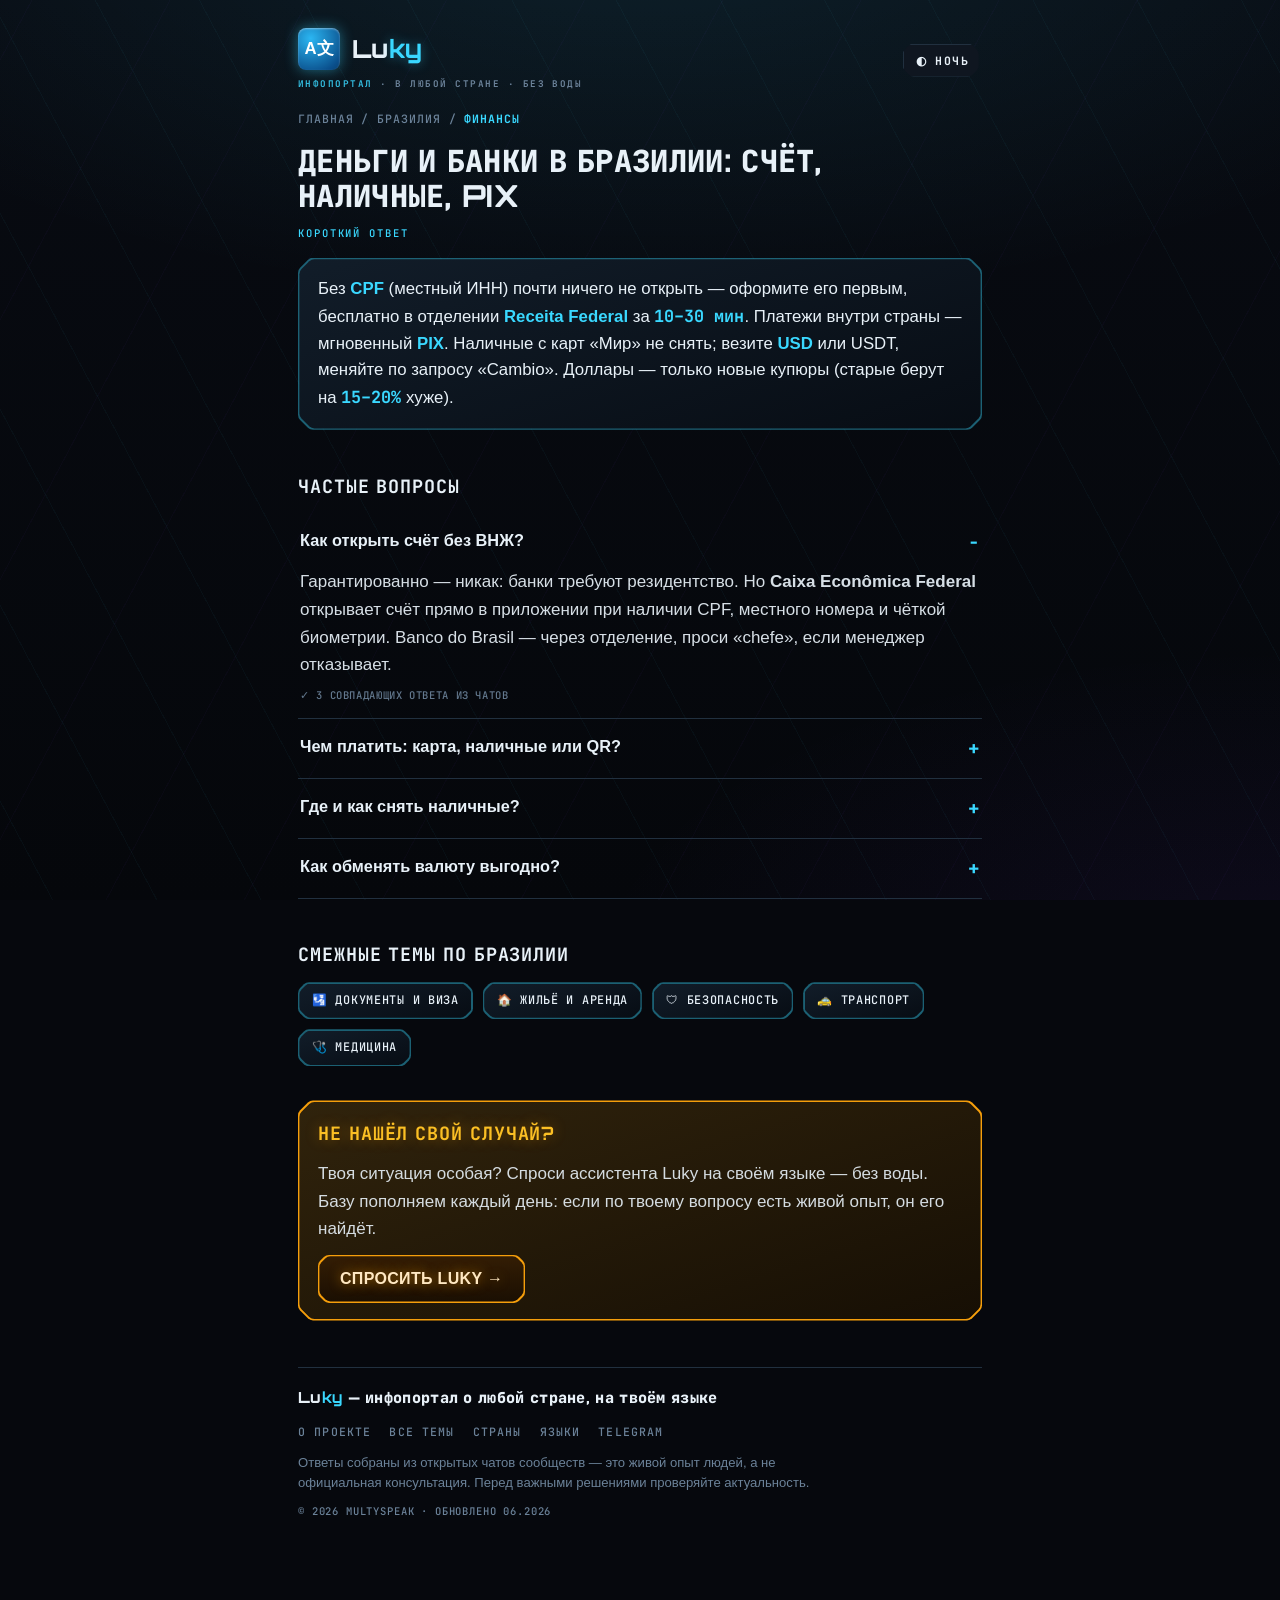
<file: pseo/prototype_br_finance.html>
<!DOCTYPE html>
<html lang="ru" data-theme="dark">
<head>
<meta charset="utf-8">
<meta name="viewport" content="width=device-width, initial-scale=1">
<meta name="robots" content="noindex, nofollow">
<title>Деньги и банки в Бразилии: счёт, наличные, PIX — Luky</title>
<meta name="description" content="Как открыть счёт, снять наличные, обменять валюту и платить через PIX в Бразилии. Реальные ответы из чатов, без воды.">
<!-- hreflang stub (фаза SEO-обвязки): ru/en/pt + x-default -->
<link rel="canonical" href="https://info.multyspeak.online/ru/br/finance/">
<link rel="icon" type="image/svg+xml" href="favicon.svg">
<link href="https://fonts.googleapis.com/css2?family=JetBrains+Mono:wght@500;700;800&family=Orbitron:wght@600;700;800&display=swap" rel="stylesheet">
<style>
/* ═══ Luky tokens (скопированы из DS, чтобы файл был standalone) ═══ */
:root{
  --bg:#06080d; --card:#0f1620; --border:#21303f; --text:#e8f1f8; --muted:#6b8299;
  --glass:linear-gradient(162deg,rgba(17,26,38,0.96),rgba(7,11,18,0.98));
  --hud:#3ad8ff; --hud-dim:rgba(58,216,255,0.42);
  --accent:#a78bfa; --green:#4ade80; --yellow:#fbbf24; --amber-edge:#f59e0b; --red:#f87171;
  --font-display:'Orbitron','JetBrains Mono',sans-serif;
  --font-mono:'JetBrains Mono',ui-monospace,Menlo,monospace;
  --font-body:-apple-system,BlinkMacSystemFont,'Segoe UI',sans-serif;
  --oct-card:url(#round-oct);   /* скруглённый октагон ДС (плиты/карточки) */
  --oct-btn:url(#round-oct-btn); /* скруглённый октагон ДС (кнопки/чипы) */
  --maxw:720px;
}
/* ═══ Light theme override (тумблер) ═══ */
[data-theme="light"]{
  --bg:#eef2f6; --card:#ffffff; --border:#cfdae5; --text:#16212e; --muted:#5a6b7d;
  --glass:linear-gradient(162deg,#ffffff,#f3f7fb);
  --hud:#0a87b8; --hud-dim:rgba(10,135,184,0.30);
  --accent:#6d4bd8; --green:#1f9d57; --yellow:#b9760a; --amber-edge:#b9760a;
}
*{box-sizing:border-box}
html{scroll-behavior:smooth}
body{margin:0;font-family:var(--font-body);font-weight:500;line-height:1.62;
  font-size:17px;color:var(--text);background-color:var(--bg);
  background-image:
    radial-gradient(120% 70% at 50% -8%,rgba(58,216,255,0.10),transparent 60%),
    radial-gradient(90% 60% at 100% 108%,rgba(124,58,237,0.08),transparent 60%),
    repeating-linear-gradient(62deg,transparent 0 46px,rgba(58,216,255,0.035) 46px 47px,transparent 47px 92px),
    repeating-linear-gradient(-62deg,transparent 0 60px,rgba(124,58,237,0.03) 60px 61px,transparent 61px 122px),
    linear-gradient(180deg,#080b12,#05070b);
  background-attachment:fixed;}
[data-theme="light"] body{background-image:
    radial-gradient(120% 70% at 50% -8%,rgba(10,135,184,0.06),transparent 60%),
    linear-gradient(180deg,#eef2f6,#e7edf3);}
.wrap{max-width:var(--maxw);margin:0 auto;padding:18px 18px 80px}
a{color:var(--hud);text-decoration:none}
a:hover{text-decoration:underline}

/* ── top bar: brand + theme toggle ── */
.top{display:flex;align-items:center;justify-content:space-between;padding:10px 0 18px}
.brand{display:flex;flex-direction:column;align-items:flex-start;gap:7px}
.brand-row{display:flex;align-items:center;gap:12px}
.brand .coin{width:42px;height:42px;flex:none;display:grid;place-items:center;border-radius:8px;
  background:radial-gradient(120% 120% at 30% 25%,#2bb6f2,#0a4f8c 70%,#063256);color:#fff;
  font-size:1.05rem;font-weight:800;box-shadow:0 0 14px rgba(58,216,255,.45),inset 0 1px 2px rgba(255,255,255,.4)}
.lk-name{font-family:var(--font-display);font-weight:800;font-size:1.55rem;letter-spacing:.01em}
.lk-name b{color:var(--hud);text-shadow:0 0 12px var(--hud-dim)}
.brand-sub{font-family:var(--font-mono);font-weight:700;font-size:.58rem;
  letter-spacing:.16em;text-transform:uppercase;color:var(--muted)}
.brand-sub i{color:var(--hud);font-style:normal;opacity:.85}
.toggle{font-family:var(--font-mono);font-weight:700;font-size:.72rem;letter-spacing:.12em;
  text-transform:uppercase;color:var(--text);cursor:pointer;padding:8px 12px;
  background:var(--card);border:1px solid var(--border);clip-path:var(--oct-btn)}
.toggle:hover{border-color:var(--hud);color:var(--hud)}

/* ── breadcrumbs ── */
.crumbs{font-family:var(--font-mono);font-size:.72rem;letter-spacing:.08em;color:var(--muted);
  text-transform:uppercase;margin-bottom:14px}
.crumbs a{color:var(--muted)} .crumbs b{color:var(--hud)}

h1{font-family:var(--font-display);font-weight:800;font-size:1.9rem;line-height:1.15;
  letter-spacing:.01em;margin:.2em 0 .4em;text-transform:uppercase}
h2{font-family:var(--font-display);font-weight:700;font-size:1.15rem;letter-spacing:.05em;
  text-transform:uppercase;margin:2.2em 0 .7em;color:var(--text)}
.section-label{font-family:var(--font-mono);font-size:.66rem;letter-spacing:.18em;
  text-transform:uppercase;color:var(--hud);margin-bottom:6px;display:block}

/* ── plate (octagon card) ── */
.plate{position:relative;isolation:isolate;clip-path:var(--oct-card);
  background:var(--edge,var(--hud-dim));padding:0;margin:16px 0}
.plate::before{content:'';position:absolute;inset:1.4px;clip-path:var(--oct-inner,var(--oct-card));
  background:var(--fill,var(--glass));z-index:-1}
[data-theme="light"] .plate::before{background:var(--card)}
.plate .pad{padding:18px 20px}

/* ── short answer (под сниппет/LLM) ── */
.answer{--edge:var(--hud-dim)}
.answer .pad{font-size:1.05rem;line-height:1.6}
.answer strong{color:var(--hud)}
.num{font-family:var(--font-mono);font-weight:700;color:var(--hud)}

/* ── FAQ ── */
details{border-bottom:1px solid var(--border);padding:14px 2px}
details summary{cursor:pointer;font-weight:700;font-size:1.02rem;list-style:none;
  display:flex;justify-content:space-between;gap:12px}
details summary::-webkit-details-marker{display:none}
details summary::after{content:'+';font-family:var(--font-mono);color:var(--hud);font-size:1.2rem}
details[open] summary::after{content:'\2212'}
details .a{padding-top:10px;color:var(--text);opacity:.92}
details .src{font-family:var(--font-mono);font-size:.66rem;letter-spacing:.06em;
  color:var(--muted);text-transform:uppercase;margin-top:8px}

/* ── interlink chips ── */
.chips{display:flex;flex-wrap:wrap;gap:10px;margin:8px 0}
.chip{position:relative;isolation:isolate;font-family:var(--font-mono);font-size:.74rem;letter-spacing:.06em;
  text-transform:uppercase;padding:9px 14px;color:var(--text);background:var(--hud-dim);clip-path:var(--oct-btn)}
.chip::before{content:"";position:absolute;inset:1.4px;clip-path:var(--oct-inner,var(--oct-btn));background:var(--glass);z-index:-1}
[data-theme="light"] .chip::before{background:var(--card)}
.chip:hover{background:var(--hud);text-decoration:none}

/* ── CTA door into Luky (полный HUD, amber=ассистент) ── */
.cta{--edge:var(--amber-edge);margin-top:34px}
.cta::before{background:linear-gradient(162deg,rgba(40,30,12,.96),rgba(18,12,4,.98))}
[data-theme="light"] .cta::before{background:linear-gradient(162deg,#fff8ec,#fdf1d8)}
.cta .pad{display:flex;flex-direction:column;gap:12px;align-items:flex-start}
.cta h2{margin:0;color:var(--yellow);text-shadow:0 0 14px rgba(245,158,11,.4)}
.cta p{margin:0;color:var(--text);opacity:.9}
.cta .btn{position:relative;isolation:isolate;font-family:var(--font-body);font-weight:800;font-size:1rem;
  letter-spacing:.02em;text-transform:uppercase;color:#ffe8c2;background:var(--amber-edge);padding:15px 22px;
  clip-path:var(--oct-btn);cursor:pointer;border:none;text-decoration:none;display:inline-block;
  text-shadow:0 0 12px rgba(245,158,11,.7);filter:drop-shadow(0 0 7px rgba(245,158,11,.4));transition:transform .1s}
.cta .btn::before{content:"";position:absolute;inset:1.4px;clip-path:var(--oct-inner,var(--oct-btn));
  background:linear-gradient(180deg,rgba(45,25,4,.97),rgba(22,12,2,.98));z-index:-1}
.cta .btn:hover{transform:scale(.98);text-decoration:none}

footer{margin-top:46px;padding-top:18px;border-top:1px solid var(--border);color:var(--muted)}
.f-brand{font-family:var(--font-display);font-weight:800;font-size:.95rem;letter-spacing:.02em;color:var(--text)}
.f-brand b{color:var(--hud)}
.f-links{display:flex;flex-wrap:wrap;gap:18px;margin:12px 0}
.f-links a{font-family:var(--font-mono);font-size:.72rem;letter-spacing:.1em;text-transform:uppercase;color:var(--muted)}
.f-links a:hover{color:var(--hud)}
.f-disc{font-size:.82rem;line-height:1.5;max-width:560px;margin:10px 0}
.f-copy{font-family:var(--font-mono);font-size:.66rem;letter-spacing:.08em;text-transform:uppercase;margin-top:10px}
</style>
</head>
<body class="luky-surface">
<svg id="luky-oct-defs" width="0" height="0" aria-hidden="true" style="position:absolute;width:0;height:0;overflow:hidden"><defs>
<clipPath id="round-oct" clipPathUnits="objectBoundingBox"><path d="M0.105,0 L0.895,0 Q0.92,0 0.937,0.019 L0.981,0.076 Q1,0.095 1,0.12 L1,0.88 Q1,0.905 0.981,0.924 L0.937,0.981 Q0.92,1 0.895,1 L0.105,1 Q0.08,1 0.063,0.981 L0.019,0.924 Q0,0.905 0,0.88 L0,0.12 Q0,0.095 0.019,0.076 L0.063,0.019 Q0.08,0 0.105,0 Z"/></clipPath>
<clipPath id="round-oct-btn" clipPathUnits="objectBoundingBox"><path d="M0.0287,0 L0.9713,0 Q0.979,0 0.9845,0.0424 L0.9945,0.1176 Q1,0.16 1,0.22 L1,0.78 Q1,0.84 0.9945,0.8824 L0.9845,0.9576 Q0.979,1 0.9713,1 L0.0287,1 Q0.021,1 0.0155,0.9576 L0.0055,0.8824 Q0,0.84 0,0.78 L0,0.22 Q0,0.16 0.0055,0.1176 L0.0155,0.0424 Q0.021,0 0.0287,0 Z"/></clipPath>
</defs></svg>
<div class="wrap">

  <div class="top">
    <div class="brand">
      <span class="brand-row">
        <span class="coin">A文</span>
        <span class="lk-name">Lu<b>ky</b></span>
      </span>
      <span class="brand-sub"><i>инфопортал</i> · в любой стране · без воды</span>
    </div>
    <button class="toggle" id="themeBtn" aria-label="Сменить тему">◐ Ночь</button>
  </div>

  <nav class="crumbs"><a href="#">Главная</a> / <a href="#">Бразилия</a> / <b>Финансы</b></nav>

  <h1>Деньги и банки в Бразилии: счёт, наличные, PIX</h1>

  <span class="section-label">Короткий ответ</span>
  <div class="plate answer"><div class="pad">
    Без <strong>CPF</strong> (местный ИНН) почти ничего не открыть — оформите его первым,
    бесплатно в отделении <strong>Receita Federal</strong> за <span class="num">10–30 мин</span>.
    Платежи внутри страны — мгновенный <strong>PIX</strong>. Наличные с карт «Мир» не снять;
    везите <strong>USD</strong> или USDT, меняйте по запросу «Cambio». Доллары — только новые
    купюры (старые берут на <span class="num">15–20%</span> хуже).
  </div></div>

  <h2>Частые вопросы</h2>

  <details open><summary>Как открыть счёт без ВНЖ?<span></span></summary>
    <div class="a">Гарантированно — никак: банки требуют резидентство. Но <b>Caixa Econômica
    Federal</b> открывает счёт прямо в приложении при наличии CPF, местного номера и чёткой
    биометрии. Banco do Brasil — через отделение, проси «chefe», если менеджер отказывает.
    <div class="src">✓ 3 совпадающих ответа из чатов</div></div>
  </details>

  <details><summary>Чем платить: карта, наличные или QR?<span></span></summary>
    <div class="a">Внутри Бразилии всё на <b>PIX</b> (мгновенный перевод по ключу). Картой —
    всегда выбирай «crédito», вставляй чипом; если не проходит — банк счёл Бразилию зоной риска,
    звони снимать лимиты. Российский Сбербанк умеет платить PIX напрямую из приложения.
    <div class="src">✓ 4 ответа из чатов</div></div>
  </details>

  <details><summary>Где и как снять наличные?<span></span></summary>
    <div class="a">Банкоматы выдают только реалы (USD не снять). Union Pay от Россельхозбанка
    срабатывает в <b>Agibank</b> на Копакабане (комиссия ~<span class="num">32 BRL</span> за
    1000 + конвертация). Bradesco — отказывает. Лимит снятия за раз обычно
    <span class="num">2.5–3 млн</span> рупий-эквивалента.
    <div class="src">✓ 2 ответа из чатов</div></div>
  </details>

  <details><summary>Как обменять валюту выгодно?<span></span></summary>
    <div class="a">Ищи «Cambio» в Google Maps. В выходные обменники закрыты — меняй в отелях
    (курс хуже) или заранее. Доллары — только новые «синие» серии; старые 90-х берут с
    дисконтом или отказывают.
    <div class="src">✓ 3 ответа из чатов</div></div>
  </details>

  <h2>Смежные темы по Бразилии</h2>
  <div class="chips">
    <a class="chip" href="#">🛂 Документы и виза</a>
    <a class="chip" href="#">🏠 Жильё и аренда</a>
    <a class="chip" href="#">🛡 Безопасность</a>
    <a class="chip" href="#">🚕 Транспорт</a>
    <a class="chip" href="#">🩺 Медицина</a>
  </div>

  <!-- CTA: дверь в продукт, полный HUD -->
  <div class="plate cta"><div class="pad">
    <h2>Не нашёл свой случай?</h2>
    <p>Твоя ситуация особая? Спроси ассистента Luky на своём языке — без воды.
       Базу пополняем каждый день: если по твоему вопросу есть живой опыт, он его найдёт.</p>
    <button class="btn" onclick="alert('→ переход в Luky / mini-app')">Спросить Luky →</button>
  </div></div>

  <footer>
    <div class="f-brand">Lu<b>ky</b> — инфопортал о любой стране, на твоём языке</div>
    <nav class="f-links">
      <a href="#">О проекте</a>
      <a href="#">Все темы</a>
      <a href="#">Страны</a>
      <a href="#">Языки</a>
      <a href="https://t.me/luky_channel" target="_blank" rel="noopener">Telegram</a>
    </nav>
    <p class="f-disc">Ответы собраны из открытых чатов сообществ — это живой опыт людей,
       а не официальная консультация. Перед важными решениями проверяйте актуальность.</p>
    <div class="f-copy">© 2026 MultySpeak · обновлено 06.2026</div>
  </footer>

</div>

<!-- SEO: structured data -->
<script type="application/ld+json">
{"@context":"https://schema.org","@type":"FAQPage","mainEntity":[
{"@type":"Question","name":"Как открыть счёт без ВНЖ в Бразилии?","acceptedAnswer":{"@type":"Answer","text":"Caixa Econômica Federal открывает счёт в приложении при наличии CPF, местного номера и биометрии; Banco do Brasil — через отделение."}},
{"@type":"Question","name":"Чем платить в Бразилии?","acceptedAnswer":{"@type":"Answer","text":"Внутри страны — PIX. Картой выбирай crédito и вставляй чипом."}}
]}
</script>

<script>
(function(){
  var root=document.documentElement, btn=document.getElementById('themeBtn');
  function get(){try{return localStorage.getItem('ms-theme');}catch(e){return null;}}
  function set(v){try{localStorage.setItem('ms-theme',v);}catch(e){}}
  var saved=get(); if(saved){root.setAttribute('data-theme',saved);}
  function label(){btn.textContent = root.getAttribute('data-theme')==='light' ? '☀ День' : '◐ Ночь';}
  label();
  btn.addEventListener('click',function(){
    var next = root.getAttribute('data-theme')==='light' ? 'dark' : 'light';
    root.setAttribute('data-theme',next); set(next); label();
  });
})();
</script>
<script>
/* px-true скруглённый октагон: фикс скос (px) + 3px радиус, под реальный размер.
   Снимает искажение objectBoundingBox (скос больше не тянется за коробкой). */
(function(){
  function rp(pts,r){var n=pts.length,d="";for(var i=0;i<n;i++){var p1=pts[i],p0=pts[(i-1+n)%n],p2=pts[(i+1)%n];
    function u(a,b){var dx=b[0]-a[0],dy=b[1]-a[1],L=Math.hypot(dx,dy)||1;return[dx/L,dy/L];}
    var u0=u(p1,p0),u2=u(p1,p2),l0=Math.hypot(p0[0]-p1[0],p0[1]-p1[1]),l2=Math.hypot(p2[0]-p1[0],p2[1]-p1[1]),rr=Math.min(r,l0/2,l2/2);
    var a=[p1[0]+u0[0]*rr,p1[1]+u0[1]*rr],b=[p1[0]+u2[0]*rr,p1[1]+u2[1]*rr];
    d+=(i?"L":"M")+a[0].toFixed(2)+","+a[1].toFixed(2)+"Q"+p1[0].toFixed(2)+","+p1[1].toFixed(2)+" "+b[0].toFixed(2)+","+b[1].toFixed(2);}
    return d+"Z";}
  function pts(w,h,c){return[[c,0],[w-c,0],[w,c],[w,h-c],[w-c,h],[c,h],[0,h-c],[0,c]];}
  function ap(el,c){var w=el.offsetWidth,h=el.offsetHeight;if(w<2*c||h<2*c)return;
    el.style.clipPath="path('"+rp(pts(w,h,c),3)+"')";
    el.style.setProperty('--oct-inner',"path('"+rp(pts(w-2.8,h-2.8,c),3)+"')");}
  function run(){document.querySelectorAll('.plate').forEach(function(e){ap(e,12);});
    document.querySelectorAll('.chip,.cta .btn,.toggle').forEach(function(e){ap(e,8);});}
  if(document.readyState!=='loading')run();else addEventListener('DOMContentLoaded',run);
  addEventListener('load',run);var t;addEventListener('resize',function(){clearTimeout(t);t=setTimeout(run,150);});
})();
</script>
</body>
</html>
</file>
